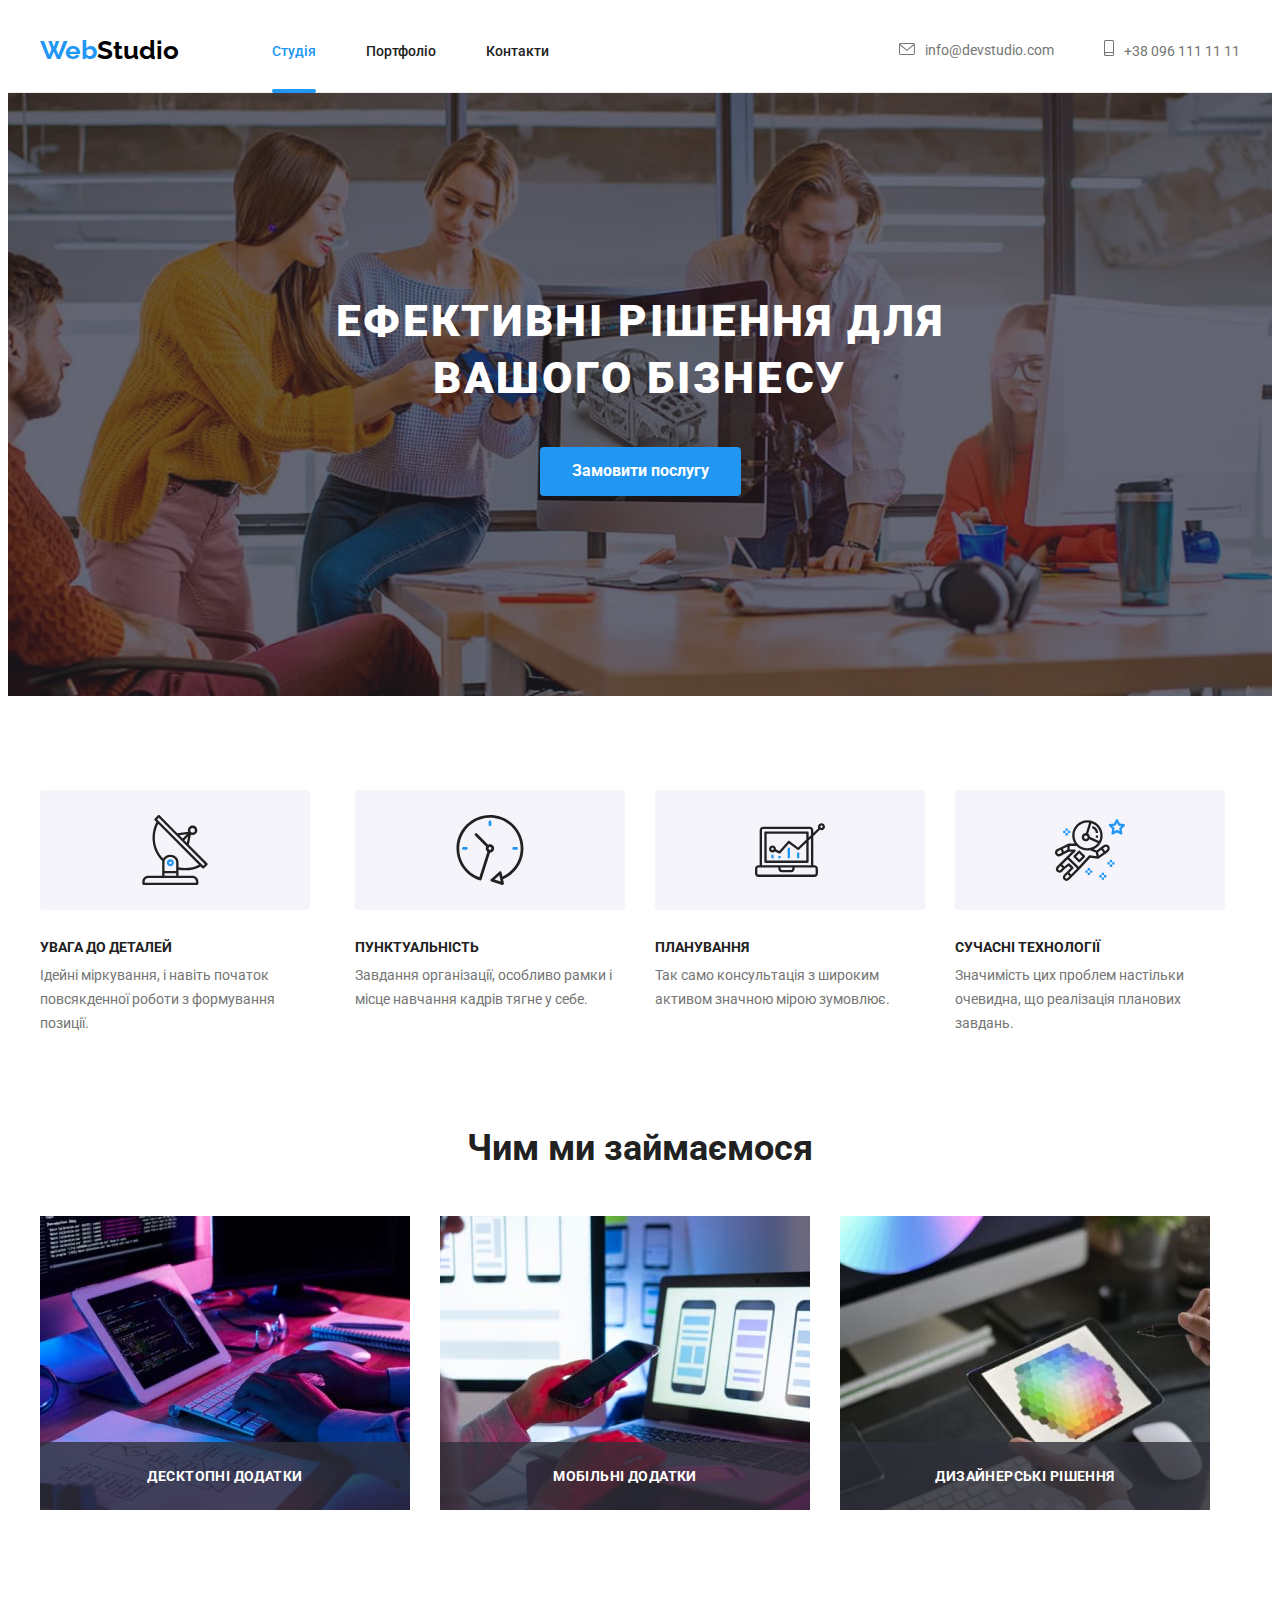
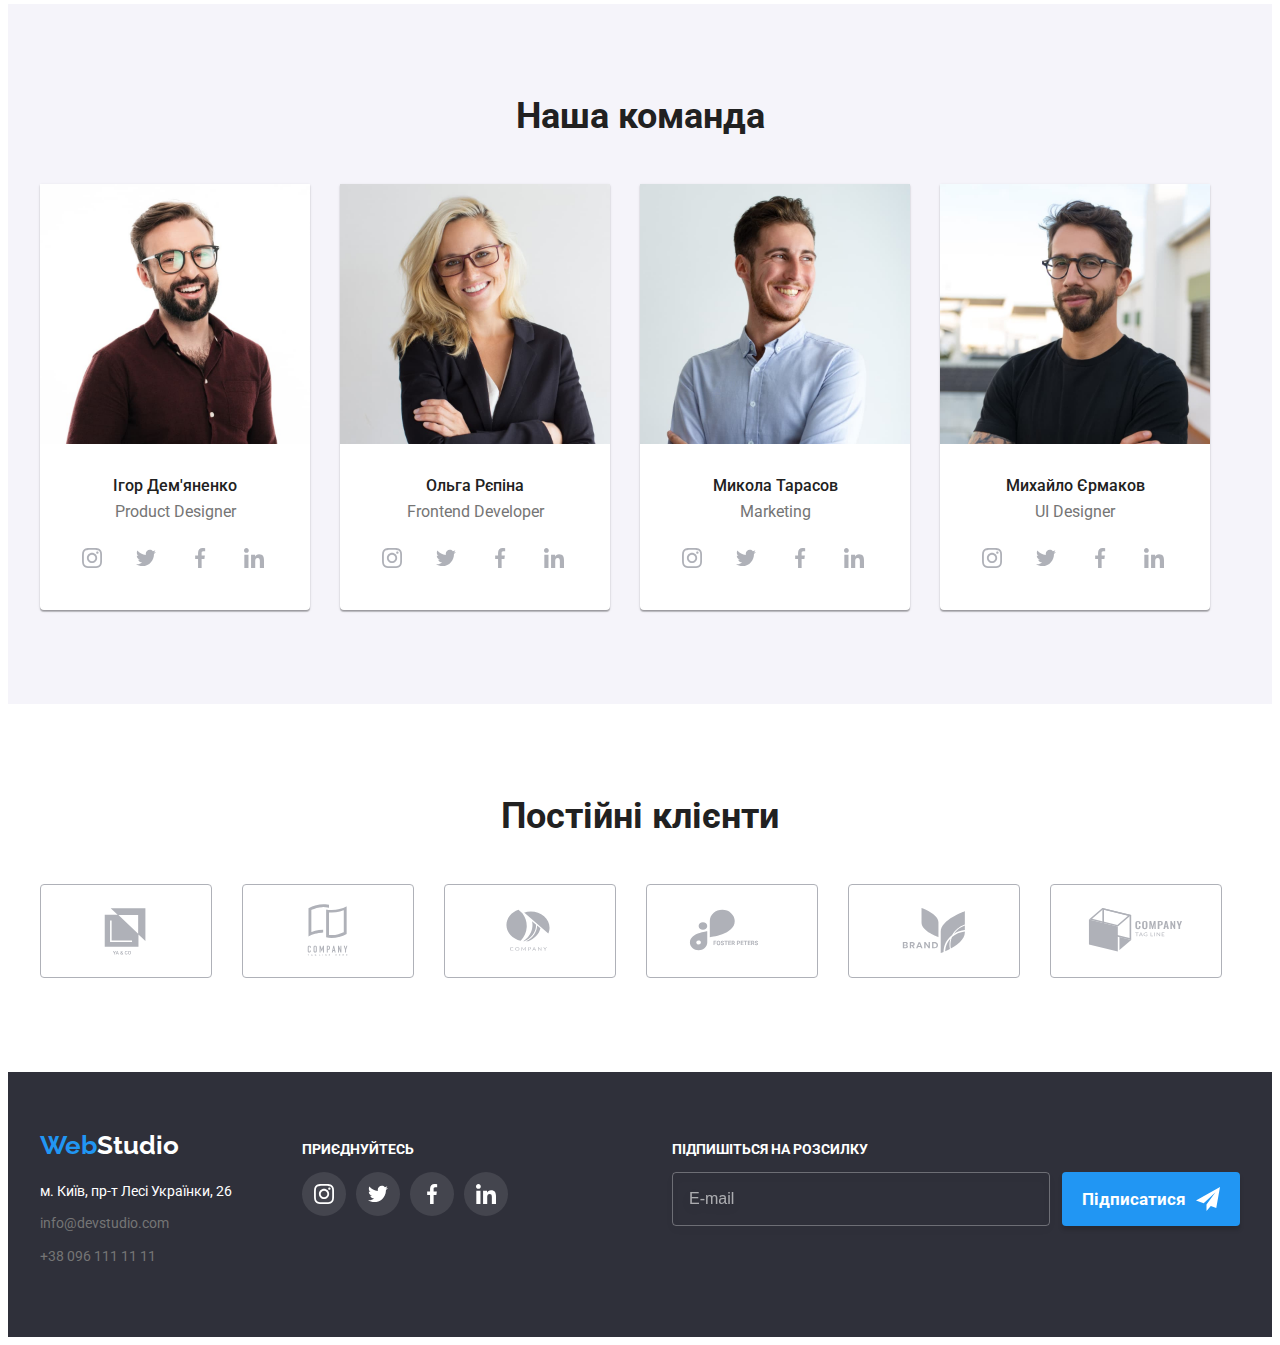
<file: index.html>
<!DOCTYPE html>
<html lang="uk">
<head>
    <meta charset="UTF-8">
    <meta http-equiv="X-UA-Compatible" content="IE=edge">
    <meta name="viewport" content="width=device-width, initial-scale=1.0">
    <title>Document</title>
    <link rel="stylesheet" href="https://cdnjs.cloudflare.com/ajax/libs/modern-normalize/1.1.0/modern-normalize.min.css" integrity="sha512-wpPYUAdjBVSE4KJnH1VR1HeZfpl1ub8YT/NKx4PuQ5NmX2tKuGu6U/JRp5y+Y8XG2tV+wKQpNHVUX03MfMFn9Q==" crossorigin="anonymous" referrerpolicy="no-referrer" >
    
    <link rel="stylesheet" href="./css/main.min.css" >
    <link rel="preconnect" href="https://fonts.googleapis.com">
<link rel="preconnect" href="https://fonts.gstatic.com" crossorigin>
<link href="https://fonts.googleapis.com/css2?family=Raleway:wght@700&family=Roboto:wght@400;500;700;900&display=swap" rel="stylesheet">
</head>
<body>
   
          
    <header class="header">
        <div class="container header__contanier">
            <a href="index.html" class="logo logo--header"><span class="log">Web</span>Studio</a>

                <nav class="navigation">
                    <ul class="navigation__list">
                        <li class="navigation__item"> <a href="index.html" class="link navigation__link current ">Студія</a>  </li>
                        <li class="navigation__item">  <a href="portfolio.html" class="link navigation__link">Портфоліо</a>  </li>
                        <li class="navigation__item"> <a href="" class="link navigation__link">Контакти</a>  </li>
                    </ul>
                </nav>
                
            <ul class="contact contact--header">
                <li> 
                    <a href="mailto:info@devstudio.com" class="link"> 
                    <svg class="contact__icon" width="16" height="12">
                        <use href="./img/symbol-defs.svg#envelope"></use>
                    </svg>info@devstudio.com</a>
                    </li>
                <li> <a href="+380961111111"  class="link">
                    <svg class="contact__icon smartphone" width="10" height="16">
                        <use href="./img/symbol-defs.svg#smartphone"> </use>
                    </svg>+38 096 111 11 11</a> </li>
            </ul>
        </div>  
    </header>
    
    <main>
    
        <section class="hero">
            <div class="container container--hero">
                <h1 class="hero__maintitle">Ефективні рішення для вашого бізнесу</h1>
                <button type="button"  class="hero__button" data-modal-open>Замовити послугу</button>
            </div>
        </section>

        <section class="feature section" > 
           <div class="container">
                <h2 class="visually-hidden ">info </h2>
                    <ul class="feature__list">
                        <li>
                            <div class="feature__container">
                                <svg class="feature__icon" width="70" height="70">
                                    <use href="./img/symbol-defs.svg#antenna"></use>
                                </svg>
                            </div>
                            <h3 class="feature__text">УВАГА ДО ДЕТАЛЕЙ</h3>
                            <p class="feature__discription">Ідейні міркування, і навіть початок повсякденної роботи з формування позиції.</p>
                        </li>
                        <li>
                            <div class="feature__container">
                                <svg class="feature__icon" width="70" height="70">
                                    <use href="./img/symbol-defs.svg#clock"></use>
                                </svg>
                            </div>
                            <h3 class="feature__text">ПУНКТУАЛЬНІСТЬ</h3>
                            <p class="feature__discription"> Завдання організації, особливо рамки і місце навчання кадрів тягне у себе.</p>
    
                        </li>
                        <li>
                            <div class="feature__container">
                                <svg class="feature__icon" width="70" height="70">
                                    <use href="./img/symbol-defs.svg#diagram"></use>
                                </svg>
                            </div>
                            <h3 class="feature__text">ПЛАНУВАННЯ</h3>
                            <p class="feature__discription">Так само консультація з широким активом значною мірою зумовлює.</p>
    
                        </li>
                        <li>
                            <div class="feature__container">
                                <svg class="feature__icon" width="70" height="70">
                                    <use href="./img/symbol-defs.svg#astronaut"></use>
                                </svg>
                            </div>
                            <h3 class="feature__text">СУЧАСНІ ТЕХНОЛОГІЇ</h3>
                            <p class="feature__discription">Значимість цих проблем настільки очевидна, що реалізація планових завдань.</p>                        
                        </li>
                </ul>
           </div>
        </section>


        <section class="section activitis" >
             <div class="container">
                    <h2 class="activitis__title">Чим ми займаємося</h2>
                <ul class="activitis__photos">
                    <li class="activitis__item"> <img src="./img/img1.jpg" alt="code Icon" class="act" width='370' height="294">
                        <p class="activitis__item-text">Десктопні додатки</p>
                    </li>
                    <li class="activitis__item"><img src="./img/img2.jpg" alt="code Icon" class="act" width='370' height="294">
                        <p class="activitis__item-text">Мобільні додатки</p>
                    </li>
                    <li class="activitis__item"><img src="./img/img3.jpg" alt="code Icon" class="act" width='370' height="294">
                        <p class="activitis__item-text">Дизайнерські рішення</p>
                    </li>
                </ul>
             </div>
        </section>


        <section class="section team">           
            <div class="container">
                 <h2 class="team__title">Наша команда</h2>
                <ul class="team__list">
                    <li class="member"> <img src="./img/img01.jpg" alt="worker1" width="270" height="260">
                        <div class="team__member">
                            <h3 class="member__name">Ігор Дем'яненко</h3>
                            <p lang="en" class="member__job">Product Designer</p>
                            <ul class="member__soc-list">
                                <li class="member__soc-item">
                                    <a class="member__soc-link">
                                        <svg class="member__soc-icon" width="20" height="20">
                                            <use href="./img/symbol-defs.svg#instagram"></use>
                                        </svg>
                                    </a>
                                </li>
                                <li class="member__soc-item">
                                    <a class="member__soc-link">
                                        <svg class="member__soc-icon" width="20" height="20">
                                             <use href="./img/symbol-defs.svg#twitter"></use>
                                        </svg>
                                    </a>
                                </li>
                                <li class="member__soc-item">
                                    <a class="member__soc-link">
                                        <svg class="member__soc-icon" width="20" height="20">
                                            <use href="./img/symbol-defs.svg#facebook"></use>
                                        </svg>
                                    </a>
                                </li>
                                <li class="member__soc-item">
                                    <a class="member__soc-link">
                                        <svg class="member__soc-icon" width="20" height="20">
                                            <use href="./img/symbol-defs.svg#linkedin"></use>
                                        </svg>
                                    </a>
                                </li>
                            </ul>
                        </div>
                    </li>
                    <li class="member"><img src="./img/img02.jpg" alt="worker2" width="270" height="260" >
                        <div class="team__member">
                            <h3 class="member__name">Ольга Рєпіна</h3>
                            <p lang="en" class="member__job">Frontend Developer</p>
                            <ul class="member__soc-list">
                                <li class="member__soc-item">
                                    <a class="member__soc-link">
                                        <svg class="member__soc-icon" width="20" height="20">
                                            <use href="./img/symbol-defs.svg#instagram"></use>
                                        </svg>
                                    </a>
                                </li>
                                <li class="member__soc-item">
                                    <a class="member__soc-link">
                                        <svg class="member__soc-icon" width="20" height="20">
                                             <use href="./img/symbol-defs.svg#twitter"></use>
                                        </svg>
                                    </a>
                                </li>
                                <li class="member__soc-item">
                                    <a class="member__soc-link">
                                        <svg class="member__soc-icon" width="20" height="20">
                                            <use href="./img/symbol-defs.svg#facebook"></use>
                                        </svg>
                                    </a>
                                </li>
                                <li class="member__soc-item">
                                    <a class="member__soc-link">
                                        <svg class="member__soc-icon" width="20" height="20">
                                            <use href="./img/symbol-defs.svg#linkedin"></use>
                                        </svg>
                                    </a>
                                </li>
                            </ul>
                        </div>
                    </li>
                    <li class="member"><img src="./img/img03.jpg" alt="worker3" width="270" height="260">
                       <div class="team__member">
                            <h3 class="member__name">Микола Тарасов</h3>
                            <p lang="en" class="member__job">Marketing</p>
                            <ul class="member__soc-list">
                                <li class="member__soc-item">
                                    <a class="member__soc-link">
                                        <svg class="member__soc-icon" width="20" height="20">
                                            <use href="./img/symbol-defs.svg#instagram"></use>
                                        </svg>
                                    </a>
                                </li>
                                <li class="member__soc-item">
                                    <a class="member__soc-link">
                                        <svg class="member__soc-icon" width="20" height="20">
                                             <use href="./img/symbol-defs.svg#twitter"></use>
                                        </svg>
                                    </a>
                                </li>
                                <li class="member__soc-item">
                                    <a class="member__soc-link">
                                        <svg class="member__soc-icon" width="20" height="20">
                                            <use href="./img/symbol-defs.svg#facebook"></use>
                                        </svg>
                                    </a>
                                </li>
                                <li class="member__soc-item">
                                    <a class="member__soc-link">
                                        <svg class="member__soc-icon" width="20" height="20">
                                            <use href="./img/symbol-defs.svg#linkedin"></use>
                                        </svg>
                                    </a>
                                </li>
                            </ul>
                       </div>
                    </li>
                    <li class="member"><img src="./img/img04.jpg" alt="worker4" width="270" height="260">
                        <div class="team__member">
                            <h3 class="member__name">Михайло Єрмаков</h3>
                            <p lang="en" class="member__job">UI Designer</p>
                            <ul class="member__soc-list">
                                <li class="member__soc-item">
                                    <a class="member__soc-link">
                                        <svg class="member__soc-icon" width="20" height="20">
                                            <use href="./img/symbol-defs.svg#instagram"></use>
                                        </svg>
                                    </a>
                                </li>
                                <li class="member__soc-item">
                                    <a class="member__soc-link">
                                        <svg class="member__soc-icon" width="20" height="20">
                                             <use href="./img/symbol-defs.svg#twitter"></use>
                                        </svg>
                                    </a>
                                </li>
                                <li class="member__soc-item">
                                    <a class="member__soc-link">
                                        <svg class="member__soc-icon" width="20" height="20">
                                            <use href="./img/symbol-defs.svg#facebook"></use>
                                        </svg>
                                    </a>
                                </li>
                                <li class="member__soc-item">
                                    <a class="member__soc-link">
                                        <svg class="member__soc-icon" width="20" height="20">
                                            <use href="./img/symbol-defs.svg#linkedin"></use>
                                        </svg>
                                    </a>
                                </li>
                            </ul>
                        </div>
                    </li>
                </ul>
            </div>
        </section>

        <section class="section clients">
            
            <div class="container">
                <h2 class="clients__title">Постійні клієнти</h2>
                <ul class="clients__list">
                    <li class="client">
                        <a href="" class="client__link">
                            <svg class="client__icon" width="106" height="60">
                                <use href="./img/symbol-defs.svg#Logo"></use>
                            </svg>
                        </a>
                    </li>
                    <li class="client">
                        <a href="" class="client__link">
                            <svg class="client__icon" width="106" height="60">
                                <use href="./img/symbol-defs.svg#Logo-1"></use>
                            </svg>
                        </a>
                    </li>
                    <li class="client">
                        <a href="" class="client__link" >
                            <svg class="client__icon" width="106" height="60">
                                <use href="./img/symbol-defs.svg#Logo-2"></use>
                            </svg>
                        </a>
                    </li>
                    <li class="client">
                        <a href="" class="client__link" >
                            <svg class="client__icon" width="106" height="60">
                                <use href="./img/symbol-defs.svg#Logo-3"></use>
                            </svg>
                        </a>
                    </li>
                    <li class="client">
                        <a href="" class="client__link" >
                            <svg class="client__icon" width="106" height="60">
                                <use href="./img/symbol-defs.svg#Logo-4"></use>
                            </svg>
                        </a>
                    </li>
                    <li class="client">
                        <a href="" class="client__link" >
                            <svg class="client__icon" width="106" height="60">
                                <use href="./img/symbol-defs.svg#Logo-5"></use>
                            </svg>
                        </a>
                    </li>
                </ul>
            </div>
        </section>
    </main>

    <footer class="footer">
       <div class="container container--footer"> 
            <div>
                <a href="index.html" class="logo logo--footer"><span class="log">Web</span>Studio</a>
                <address>
                    <ul class="contact contact--fotter">
                        <li> <a href="https://goo.gl/maps/DgeYsxFwgheYAi4k9" class="adress" >м. Київ, пр-т Лесі Українки, 26</a> </li>
                        <li> <a href="mailto:info@devstudio.com" class="link">info@devstudio.com</a> </li>
                        <li> <a href="+380961111111" class="link">+38 096 111 11 11</a> </li>
                    </ul>
        
                </address>
            </div>

            <div>
                <h2 class="footer__title">Приєднуйтесь</h2>
                <ul class="footer__soc-list">
                        <li class="footer__soc-item">
                            <a class="footer__soc-link">
                                <svg class="footer__soc-icon" width="20" height="20">
                                    <use href="./img/symbol-defs.svg#instagram"></use>
                                </svg>
                            </a>
                        </li>
                        <li class="footer__soc-item">
                            <a class="footer__soc-link">
                                <svg class="footer__soc-icon" width="20" height="20">
                                    <use href="./img/symbol-defs.svg#twitter"></use>
                                </svg>
                            </a>
                        </li>
                        <li class="footer__soc-item">
                            <a class="footer__soc-link">
                                <svg class="footer__soc-icon" width="20" height="20">
                                    <use href="./img/symbol-defs.svg#facebook"></use>
                                </svg>
                            </a>
                        </li>
                        <li class="footer__soc-item">
                            <a class="footer__soc-link">
                                <svg class="footer__soc-icon" width="20" height="20">
                                    <use href="./img/symbol-defs.svg#linkedin"></use>
                                </svg>
                            </a>
                        </li>
                </ul>
            </div>
            <form class="footer__send">
                <h2 class="footer__title">Підпишіться на розсилку</h2>

                <div class="footer__flex">
                    <label>
                        <input type="email" name="email" class="footer__flex-input" required placeholder="E-mail"/>
                    </label>
                    <button type="submit" class="footer__flex-submit"> <span class="button-text">Підписатися</span>
                        <svg class="footer__flex-submit-svg" width="24" height="24">
                            <use href="./img/symbol-defs.svg#icon-send"></use>
                        </svg>
                    </button>
                </div>

            </form>
        </div>
    </footer>




    <div class="backdrop is-hidden" data-modal>
        <div class="modal">
            <h2  class="modal__title">Залиште свої дані, ми вам передзвонимо</h2>
            <button type="button"  class="modal__btn" data-modal-close>
                <svg class="close-button" width="18" height="18">
                    <use href="./img/symbol-defs.svg#close"></use>
                </svg>
            </button>

                <form >                
                    <label class="modal__item">
                        <span class="modal__label-text">І'мя</span>                    
                        <span class="modal__span">
                            <input type="text" name="username" class="modal__input modal-accent" required/>
                            <svg class="modal__icon" width="12" height="12">
                                <use href="./img/symbol-defs.svg#human"></use>
                            </svg>
                        </span>                    
                    </label>

                    <label class="modal__item">
                        <span class="modal__label-text">Телефон </span> 
                        <span class="modal__span">
                                <input type="tel" name="phone" class="modal__input modal-accent" required >
                                <svg class="modal__icon" width="13" height="13">
                                    <use href="./img/symbol-defs.svg#tel-modal"></use>
                                </svg>
                        </span>
                    </label>

                    <label class="modal__item">
                        <span class="modal__label-text">Пошта </span>                  
                        <span class="modal__span">
                            <input type="email" name="email" class="modal__input modal-accent" required >
                            <svg class="modal__icon" width="15" height="12">
                                <use href="./img/symbol-defs.svg#mail-modal"></use>
                            </svg>
                        </span>
                    </label>
                  
                    <label class="modal__item  ">
                        <span class="modal__label-text"> Коментар</span>                    
                        <textarea name="feedback"  placeholder="Введіть текст" class="modal__feedback modal-accent"></textarea>
                    </label>

                  <div class="modal__check-container">
                      <input type="checkbox" name="privacy" id="privacy"  class="modal__checkbox visually-hidden " value="true" required > 
                      <label class="modal__check-item" for="privacy" >                
                        <span class="check-span">
                            <svg class="check-icon"  width="16" height="15">
                                <use href="./img/symbol-defs.svg#checked"></use>
                            </svg>
                        </span>
                        <span>Погоджуюся з розсилкою та приймаю <a class="contract">Умови договору</a> </span>
                      </label>
                  </div>

                  <button type="submit" class="modal__send">Відправити</button>
            </form>
        </div>
     </div>
     <script src="./js/modal.js"></script>
</body>
</html>
</file>
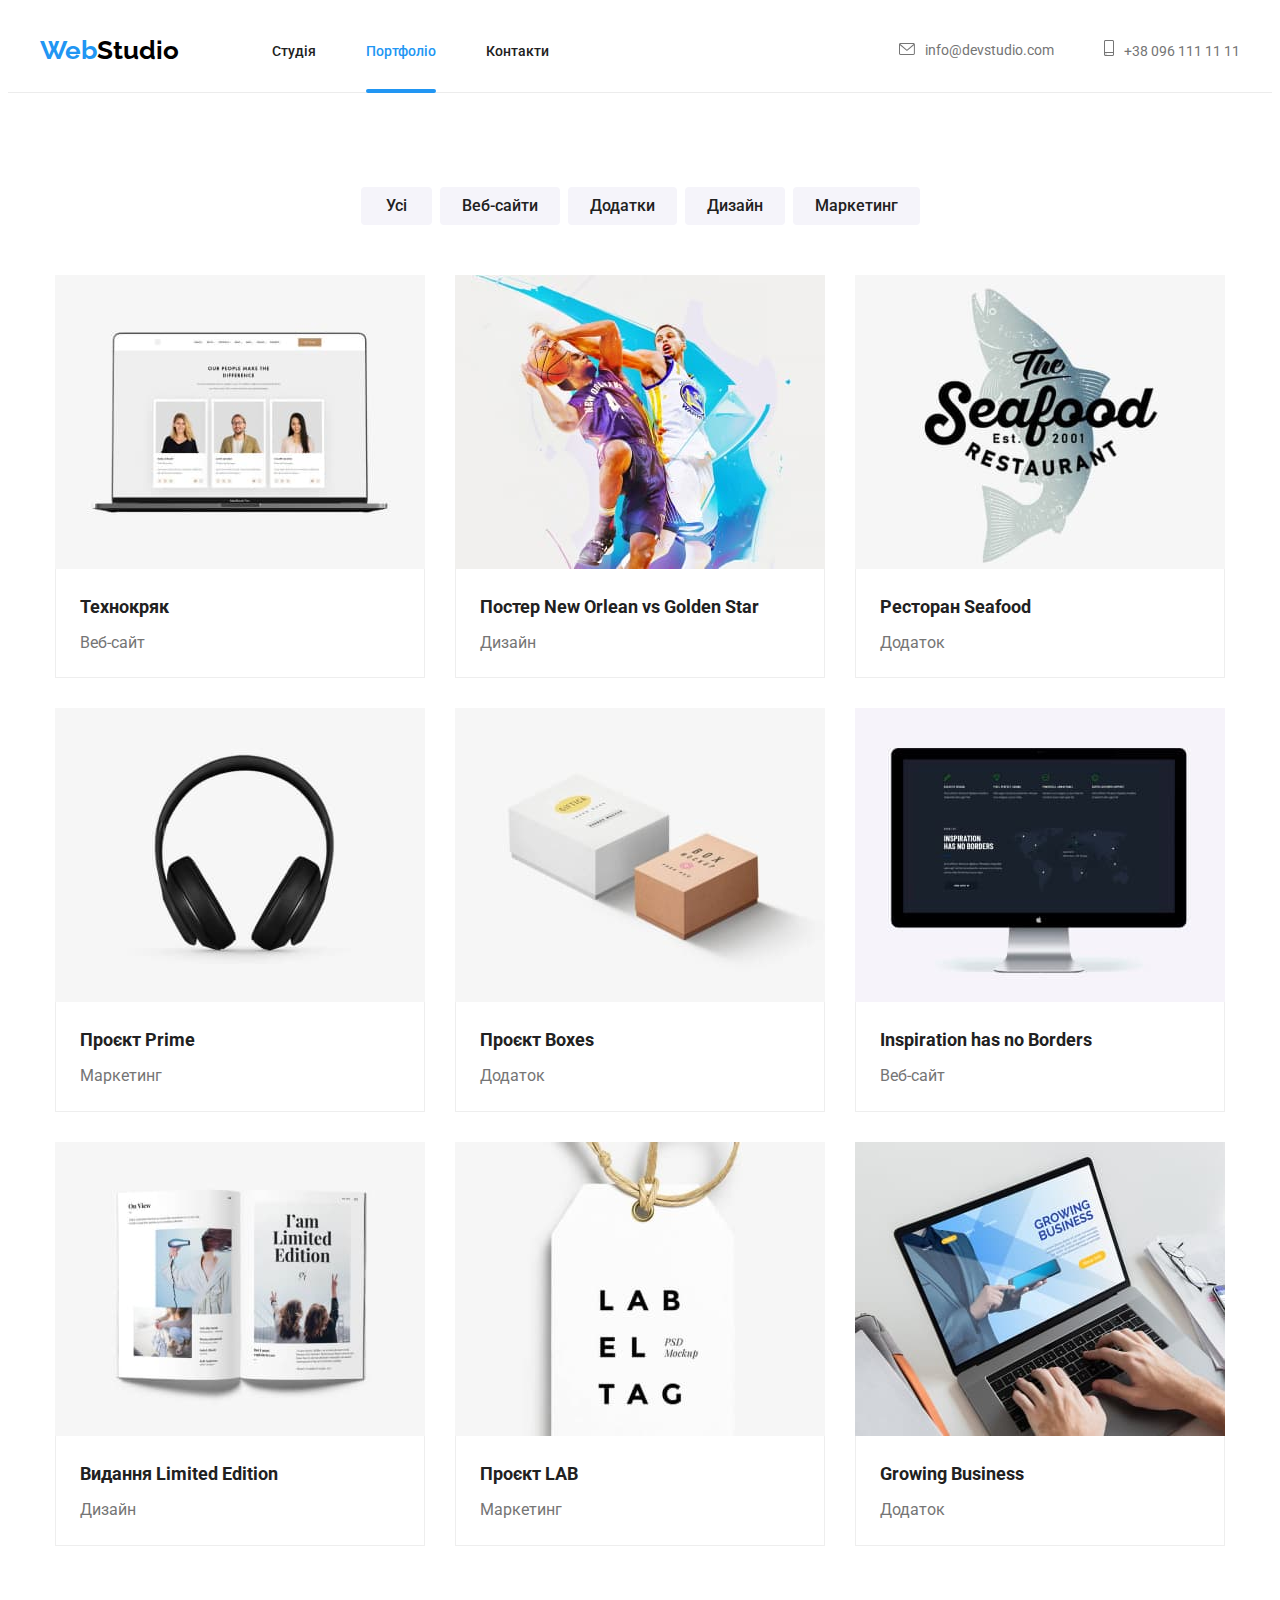
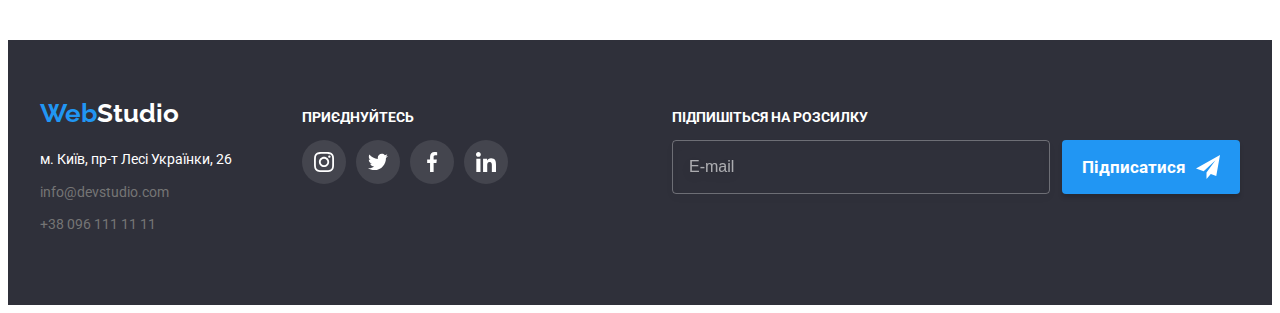
<file: portfolio.html>
<!DOCTYPE html>
<html lang="uk">
<head>
    <meta charset="UTF-8">
    <meta http-equiv="X-UA-Compatible" content="IE=edge">
    <meta name="viewport" content="width=device-width, initial-scale=1.0">
    <title>Document</title>
    <link rel="stylesheet" href="https://cdnjs.cloudflare.com/ajax/libs/modern-normalize/1.1.0/modern-normalize.min.css" integrity="sha512-wpPYUAdjBVSE4KJnH1VR1HeZfpl1ub8YT/NKx4PuQ5NmX2tKuGu6U/JRp5y+Y8XG2tV+wKQpNHVUX03MfMFn9Q==" crossorigin="anonymous" referrerpolicy="no-referrer" >
    
    <link rel="stylesheet" href="./css/main.css" >
    <link rel="preconnect" href="https://fonts.googleapis.com">
<link rel="preconnect" href="https://fonts.gstatic.com" crossorigin>
<link href="https://fonts.googleapis.com/css2?family=Raleway:wght@700&family=Roboto:wght@400;500;700;900&display=swap" rel="stylesheet">


</head>
<body>
         
    <header class="header">
        <div class="container header__contanier">
            <a href="index.html" class="logo logo--header"><span class="log">Web</span>Studio</a>

                <nav class="navigation">
                    <ul class="navigation__list">
                        <li class="navigation__item"> <a href="index.html" class="link navigation__link  ">Студія</a>  </li>
                        <li class="navigation__item">  <a href="portfolio.html" class="link navigation__link current">Портфоліо</a>  </li>
                        <li class="navigation__item"> <a href="" class="link navigation__link">Контакти</a>  </li>
                    </ul>
                </nav>
                
            <ul class="contact contact--header">
                <li> 
                    <a href="mailto:info@devstudio.com" class="link"> 
                    <svg class="contact__icon" width="16" height="12">
                        <use href="./img/symbol-defs.svg#envelope"></use>
                    </svg>info@devstudio.com</a>
                    </li>
                <li> <a href="+380961111111"  class="link">
                    <svg class="contact__icon smartphone" width="10" height="16">
                        <use href="./img/symbol-defs.svg#smartphone"> </use>
                    </svg>+38 096 111 11 11</a> </li>
            </ul>
        </div>  
    </header>
    
    <main>
        <section class="section">
            <div class="container portfolio">
                
                <h1 class="visually-hidden ">portfolio</h1>
                <ul class="portfolio__navi">
                    <li class="button-list"> <button type="button" class="portfolio__navi-button first-child">Усі</button> </li>
                    <li class="button-list"> <button type="button" class="portfolio__navi-button" >Веб-сайти</button>  </li>
                    <li class="button-list"> <button type="button" class="portfolio__navi-button">Додатки</button></li>
                    <li class="button-list"> <button type="button" class="portfolio__navi-button">Дизайн</button></li>
                    <li class="button-list"> <button type="button" class="portfolio__navi-button">Маркетинг</button></li>
                </ul>
            
                <ul class="our-projects">
                    <li class="project"> 
                        <div class="project-img-info">
                            <img src="./img/portfimg1.jpg" alt="project1" width="370" height="294">
                            <p class="img-info">Ресурс пропонує комплексні пропозиції з різним рівнем функціоналу та сервісів.  Все це дозволить відвідувачу отримати вичерпні відомості про компанію чи приватну особу</p>
                        </div>                        
                        <div class="project-info">
                            <h2 class="project-title">Технокряк</h2>
                            <p  class="project-text">Веб-сайт</p>
                        </div>
                    </li>
    
                    <li class="project">
                       <div class="project-img-info">
                            <img src="./img/portfimg2.jpg" alt="project2" width="370" height="294">
                            <p class="img-info"> Ресурс пропонує комплексні пропозиції з різним рівнем функціоналу та сервісів. Все це дозволить відвідувачу отримати вичерпні відомості про компанію чи приватну особу </p>
                       </div>
                        <div class="project-info">
                            <h2 class="project-title">Постер New Orlean vs Golden Star</h2>
                            <p  class="project-text">Дизайн</p>
                        </div>
                    </li>
    
                    <li class="project">

                        <div class="project-img-info">
                            <img src="./img/portfimg3.jpg" alt="project3" width="370" height="294">
                            <p class="img-info">Ресурс пропонує комплексні пропозиції з різним рівнем функціоналу та сервісів. Все це дозволить відвідувачу отримати вичерпні відомості про компанію чи приватну особу</p>
                        </div>
                      <div class="project-info">
                            <h2 class="project-title">Ресторан Seafood</h2>
                            <p class="project-text">Додаток</p>
                      </div>
                    </li>
    
                    <li class="project">

                        <div class="project-img-info">
                            <img src="./img/portfimg4.jpg" alt="project4" width="370" height="294">
                            <p class="img-info"> Ресурс пропонує комплексні пропозиції з різним рівнем функціоналу та сервісів. Все це дозволить відвідувачу отримати вичерпні відомості про компанію чи приватну особу </p>
                        </div>


                        <div class="project-info">
                            <h2 class="project-title">Проєкт Prime</h2>
                            <p  class="project-text">Маркетинг</p>
                        </div>
                    </li>
    
                    <li class="project">
                        <div class="project-img-info">
                            <img src="./img/portfimg5.jpg" alt="project5" width="370" height="294">
                            <p class="img-info">Ресурс пропонує комплексні пропозиції з різним рівнем функціоналу та сервісів. Все це дозволить відвідувачу отримати вичерпні відомості про компанію чи приватну особу</p>
                        </div>
                        
                        <div class="project-info">
                            <h2 class="project-title">Проєкт Boxes</h2>
                            <p  class="project-text">Додаток</p>
                        </div>
                    </li>
    
                    <li class="project">
                        <div class="project-img-info">
                            <img src="./img/portfimg6.jpg" alt="project6" width="370" height="294">
                            <p class="img-info">Ресурс пропонує комплексні пропозиції з різним рівнем функціоналу та сервісів. Все це дозволить відвідувачу отримати вичерпні відомості про компанію чи приватну особу</p>
                        </div>

                        
                        <div class="project-info">
                            <h2 class="project-title">Inspiration has no Borders</h2>
                            <p  class="project-text">Веб-сайт</p>
                        </div>
                    </li>
    
                    <li class="project">
                        <div class="project-img-info">
                            <img src="./img/portfimg7.jpg" alt="project7" width="370" height="294">
                            <p class="img-info">Ресурс пропонує комплексні пропозиції з різним рівнем функціоналу та сервісів. Все це дозволить відвідувачу отримати вичерпні відомості про компанію чи приватну особу</p>
                        </div>
                        
                       <div class="project-info">
                            <h2 class="project-title">Видання Limited Edition</h2>
                            <p  class="project-text">Дизайн</p>
                       </div>
                    </li>
    
                    <li class="project">
                        <div class="project-img-info">
                            <img src="./img/portfimg8.jpg" alt="project8" width="370" height="294">
                            <p class="img-info">Ресурс пропонує комплексні пропозиції з різним рівнем функціоналу та сервісів. Все це дозволить відвідувачу отримати вичерпні відомості про компанію чи приватну особу</p>
                        </div>
                        
                        <div class="project-info">
                            <h2 class="project-title">Проєкт LAB</h2>
                            <p  class="project-text">Маркетинг</p>
                        </div>
                    </li>
    
                    <li class="project">
                        <div class="project-img-info">
                           <img src="./img/portfimg9.jpg" alt="project9" width="370" height="294">
                            <p class="img-info">Ресурс пропонує комплексні пропозиції з різним рівнем функціоналу та сервісів. Все це дозволить відвідувачу отримати вичерпні відомості про компанію чи приватну особу</p>
                        </div>
                        
                        <div class="project-info">
                            <h2 class="project-title">Growing Business</h2>
                            <p  class="project-text">Додаток</p>
                        </div>
                    </li>
    
            </ul>
            </div>
    </section>

    </main>

    <footer class="footer">
        <div class="container container--footer"> 
             <div>
                 <a href="index.html" class="logo logo--footer"><span class="log">Web</span>Studio</a>
                 <address>
                     <ul class="contact contact--fotter">
                         <li> <a href="https://goo.gl/maps/DgeYsxFwgheYAi4k9" class="adress" >м. Київ, пр-т Лесі Українки, 26</a> </li>
                         <li> <a href="mailto:info@devstudio.com" class="link">info@devstudio.com</a> </li>
                         <li> <a href="+380961111111" class="link">+38 096 111 11 11</a> </li>
                     </ul>
         
                 </address>
             </div>
 
             <div>
                 <h2 class="footer__title">Приєднуйтесь</h2>
                 <ul class="footer__soc-list">
                         <li class="footer__soc-item">
                             <a class="footer__soc-link">
                                 <svg class="footer__soc-icon" width="20" height="20">
                                     <use href="./img/symbol-defs.svg#instagram"></use>
                                 </svg>
                             </a>
                         </li>
                         <li class="footer__soc-item">
                             <a class="footer__soc-link">
                                 <svg class="footer__soc-icon" width="20" height="20">
                                     <use href="./img/symbol-defs.svg#twitter"></use>
                                 </svg>
                             </a>
                         </li>
                         <li class="footer__soc-item">
                             <a class="footer__soc-link">
                                 <svg class="footer__soc-icon" width="20" height="20">
                                     <use href="./img/symbol-defs.svg#facebook"></use>
                                 </svg>
                             </a>
                         </li>
                         <li class="footer__soc-item">
                             <a class="footer__soc-link">
                                 <svg class="footer__soc-icon" width="20" height="20">
                                     <use href="./img/symbol-defs.svg#linkedin"></use>
                                 </svg>
                             </a>
                         </li>
                 </ul>
             </div>
             <form class="footer__send">
                 <h2 class="footer__title">Підпишіться на розсилку</h2>
 
                 <div class="footer__flex">
                     <label>
                         <input type="email" name="email" class="footer__flex-input" required placeholder="E-mail"/>
                     </label>
                     <button type="submit" class="footer__flex-submit"> <span class="button-text">Підписатися</span>
                         <svg class="footer__flex-submit-svg" width="24" height="24">
                             <use href="./img/symbol-defs.svg#icon-send"></use>
                         </svg>
                     </button>
                 </div>
 
             </form>
         </div>
     </footer>
 
 

</body>
</html>
</file>
<file: css/main.css>
:root {
  --primary-text-color:#212121;
  --accent-color: #2196F3;
  --text-color: #757575;
}

p, h1, h2, h3, h4, h5, h6 {
  margin: 0;
}

ul, ol {
  margin: 0;
  padding-left: 0;
}

button {
  font-family: "Roboto";
  cursor: pointer;
}

li {
  list-style-type: none;
}

a {
  color: var(--primary-text-color);
  text-decoration: none;
  font-style: normal;
}

.visually-hidden {
  position: absolute;
  white-space: nowrap;
  width: 1px;
  height: 1px;
  overflow: hidden;
  border: 0;
  padding: 0;
  clip: rect(0 0 0 0);
  -webkit-clip-path: inset(50%);
          clip-path: inset(50%);
  margin: -1px;
}

body {
  color: var(--primary-text-color);
  font-family: "Roboto", sans-serif;
}

.section {
  padding-top: 94px;
  padding-bottom: 94px;
}

.container {
  width: 1200px;
  padding-left: 15px;
  padding-right: 15px;
  margin: 0 auto;
}

header {
  border-bottom: 1px solid #ECECEC;
  font-family: "Roboto", sans-serif;
}

.header__contanier {
  display: flex;
  align-items: center;
}

.logo--header {
  margin-right: 93px;
  color: #000000;
}

.logo {
  font-family: "Raleway";
  font-weight: 700;
  font-size: 26px;
  line-height: 100%;
}

.log {
  color: #2196F3;
}

.navigation__list {
  display: flex;
  gap: 50px;
}

.navigation__link {
  font-size: 14px;
  color: var(--primary-text-color);
  line-height: 100%;
  font-weight: 500;
  padding: 32px 0;
  transition: color 250ms cubic-bezier(0.4, 0, 0.2, 1);
  position: relative;
}
.navigation__link:hover {
  color: var(--accent-color);
}
.navigation__link:focus {
  color: var(--accent-color);
}

.navigation__item {
  display: block;
}

.navigation .link.current {
  color: var(--accent-color);
}
.navigation .link.current::after {
  width: 100%;
  content: "";
  display: block;
  position: absolute;
  left: 0;
  bottom: -2px;
  width: 100%;
  border-radius: 2px;
  height: 4px;
  background-color: var(--accent-color);
}

.contact--header {
  padding: 32px 0;
  display: flex;
  margin-left: auto;
  gap: 50px;
}

.contact__icon {
  fill: currentColor;
  margin-right: 10px;
}

.contact--header .link {
  color: var(--text-color);
  font-size: 14px;
  padding: 32px 0;
  transition: color 250ms cubic-bezier(0.4, 0, 0.2, 1);
}
.contact--header .link:hover {
  color: var(--accent-color);
}
.contact--header .link:focus {
  color: var(--accent-color);
}

.footer {
  padding-top: 60px;
  padding-bottom: 60px;
  background: #2F303A;
  line-height: 146%;
}

.adress {
  color: #FFFFFF;
}

.container--footer {
  display: flex;
  gap: 70px;
}

.contact--fotter {
  margin-top: 20px;
}

.logo {
  font-family: "Raleway";
  font-weight: 700;
  font-size: 26px;
  line-height: 100%;
}

.logo--footer {
  color: #FFFFFF;
}

.contact--fotter li {
  margin-bottom: 9px;
  font-size: 14px;
  font-weight: 400;
}

.contact .link {
  color: var(--text-color);
  transition: color 250ms cubic-bezier(0.4, 0, 0.2, 1);
}
.contact .link:hover {
  color: var(--accent-color);
}
.contact .link:focus {
  color: var(--accent-color);
}

.footer__soc-list {
  display: flex;
  gap: 10px;
}

.footer__soc-link {
  display: flex;
  width: 44px;
  height: 44px;
  background: rgba(255, 255, 255, 0.1);
  color: #FFFFFF;
  border-radius: 50%;
  justify-content: center;
  align-items: center;
  transition: background 250ms cubic-bezier(0.4, 0, 0.2, 1);
}
.footer__soc-link:hover {
  background: #2196F3;
}
.footer__soc-link:focus {
  background: #2196F3;
}

.footer__soc-icon {
  fill: currentColor;
}

.footer__title {
  text-transform: uppercase;
  font-weight: 700;
  font-size: 14px;
  line-height: 100%;
  color: #FFFFFF;
  margin-bottom: 16px;
  margin-top: 10px;
}

.footer__send {
  margin-left: auto;
}

.footer__flex-input {
  width: 358px;
  height: 50px;
  padding-left: 16px;
  border: 1px solid rgba(255, 255, 255, 0.3);
  filter: drop-shadow(0px 4px 4px rgba(0, 0, 0, 0.15));
  border-radius: 4px;
  background-color: transparent;
  color: rgba(255, 255, 255, 0.8);
  font-weight: 400;
  font-size: 16px;
}
.footer__flex-input::-moz-placeholder {
  color: rgba(255, 255, 255, 0.6);
  font-weight: 400;
  font-size: 16px;
}
.footer__flex-input:-ms-input-placeholder {
  color: rgba(255, 255, 255, 0.6);
  font-weight: 400;
  font-size: 16px;
}
.footer__flex-input::placeholder {
  color: rgba(255, 255, 255, 0.6);
  font-weight: 400;
  font-size: 16px;
}

.footer__flex-submit {
  border: transparent;
  background: #2196F3;
  box-shadow: 0px 4px 4px rgba(0, 0, 0, 0.15);
  border-radius: 4px;
  padding: 10px 20px;
  display: flex;
  justify-content: center;
  align-items: center;
  gap: 10px;
}
.footer__flex-submit:hover {
  background-color: #188CE8;
}

.button-text {
  font-weight: 700;
  font-size: 17px;
  color: #FFFFFF;
}

.footer__flex-submit-svg {
  fill: #FFFFFF;
}

.footer__flex {
  display: flex;
  gap: 12px;
}

.hero {
  max-width: 1600px;
  text-align: center;
  color: #FFFFFF;
  background-size: cover;
  background-image: linear-gradient(to right, rgba(47, 48, 58, 0.4), rgba(47, 48, 58, 0.4)), url(../img/background.jpg);
  margin-left: auto;
  margin-right: auto;
  background-repeat: no-repeat;
  background-position: center;
}

.hero__button {
  background: #2196F3;
  border-radius: 4px;
  font-size: 16px;
  color: #FFFFFF;
  border: none;
  font-weight: 700;
  cursor: pointer;
  line-height: 1.8;
  padding: 10px 32px;
  margin-top: 40px;
  transition: background-color 250ms cubic-bezier(0.4, 0, 0.2, 1);
}

.container--hero {
  padding: 200px 0;
}

.hero__button:hover {
  background-color: #188CE8;
}

.hero__maintitle {
  font-size: 44px;
  font-weight: 900;
  line-height: 1.3;
  margin: 0 auto;
  max-width: 650px;
  text-transform: uppercase;
  letter-spacing: 0.06em;
}

.feature {
  font-size: 14px;
}

.feature__list {
  display: flex;
  gap: 30px;
}

.feature__container {
  background: #F5F4FA;
  border-radius: 4px;
  width: 270px;
  height: 120px;
  display: flex;
  align-items: center;
  justify-content: center;
}

.feature__text {
  font-weight: 700;
  font-size: 14px;
  color: var(--primary-text-color);
  line-height: 100%;
  margin-bottom: 10px;
  margin-top: 30px;
}

.feature__discription {
  font-weight: 400;
  font-size: 14px;
  color: var(--text-color);
  line-height: 1.7;
}

.act {
  width: 370px;
  height: 294px;
}

.activitis {
  padding-top: 0px;
}

.activitis__title {
  font-weight: 700;
  font-size: 36px;
  color: var(--primary-text-color);
  line-height: 100%;
  text-align: center;
  margin-bottom: 50px;
}

.activitis__photos {
  display: flex;
  gap: 30px;
}

.activitis__photos img {
  display: block;
}

.activitis__item {
  position: relative;
  display: block;
}

.activitis__item-text {
  position: absolute;
  bottom: 0px;
  width: 100%;
  font-weight: 700;
  font-size: 14px;
  line-height: 100%;
  letter-spacing: 0.03em;
  text-transform: uppercase;
  text-align: center;
  padding-top: 27px;
  padding-bottom: 27px;
  color: #FFFFFF;
  display: block;
  background-color: rgba(47, 48, 58, 0.8);
}

.team__title {
  font-weight: 700;
  font-size: 36px;
  text-align: center;
  color: var(--primary-text-color);
  line-height: 100%;
  margin-bottom: 50px;
}

.team {
  background: #F5F4FA;
}

.team__list {
  display: flex;
  gap: 30px;
}

.member {
  background: #FFFFFF;
  box-shadow: 0px 1px 3px rgba(0, 0, 0, 0.12), 0px 1px 1px rgba(0, 0, 0, 0.14), 0px 2px 1px rgba(0, 0, 0, 0.2);
  border-radius: 0px 0px 4px 4px;
  text-align: center;
}

.team__member {
  padding: 30px;
}

.member__job {
  color: #757575;
  font-weight: 400;
  font-size: 16px;
  line-height: 100%;
  margin-top: 10px;
  margin-bottom: 16px;
}

.member__name {
  font-weight: 500;
  font-size: 16px;
  line-height: 100%;
  color: #212121;
}

.member__soc-list {
  display: flex;
  gap: 10px;
}

.member__soc-link {
  display: flex;
  width: 44px;
  height: 44px;
  background: #FFFFFF;
  color: #AFB1B8;
  border-radius: 50%;
  justify-content: center;
  align-items: center;
  transition: background 250ms cubic-bezier(0.4, 0, 0.2, 1), color 250ms cubic-bezier(0.4, 0, 0.2, 1);
}
.member__soc-link:hover {
  background: #2196F3;
  color: #FFFFFF;
}
.member__soc-link:focus {
  background: #2196F3;
  color: #FFFFFF;
}

.member__soc-icon {
  fill: currentColor;
}

.clients__title {
  font-weight: 700;
  font-size: 36px;
  line-height: 100%;
  text-align: center;
  margin-bottom: 50px;
}

.clients__list {
  display: flex;
  gap: 30px;
}

.client__link {
  border: 1px solid #AFB1B8;
  border-radius: 4px;
  color: #AFB1B8;
  height: 92px;
  width: 170px;
  display: flex;
  align-items: center;
  justify-content: center;
  transition: border 250ms cubic-bezier(0.4, 0, 0.2, 1), color 250ms cubic-bezier(0.4, 0, 0.2, 1);
}
.client__link:hover {
  border: 1px solid #2196F3;
  color: var(--accent-color);
}

.client__icon {
  fill: currentColor;
}

.backdrop {
  position: fixed;
  top: 0;
  width: 100%;
  height: 100%;
  background-color: rgba(0, 0, 0, 0.2);
  transition: opacity 250ms cubic-bezier(0.4, 0, 0.2, 1), visibility 250ms cubic-bezier(0.4, 0, 0.2, 1);
}

.backdrop.is-hidden .modal {
  transform: translate(-50%, -50%) scaleX(0);
}

.modal {
  width: 528px;
  min-height: 500px;
  border-radius: 4px;
  background-color: #FFFFFF;
  position: absolute;
  top: 50%;
  left: 50%;
  box-shadow: 0px 1px 3px rgba(0, 0, 0, 0.12), 0px 1px 1px rgba(0, 0, 0, 0.14), 0px 2px 1px rgba(0, 0, 0, 0.2);
  padding: 40px;
  transform: translate(-50%, -50%) scaleX(1);
  transition: transform 250ms cubic-bezier(0.4, 0, 0.2, 1), visibility 250ms cubic-bezier(0.4, 0, 0.2, 1);
}

.modal__btn {
  display: flex;
  align-items: center;
  justify-content: center;
  padding: 0;
  position: absolute;
  top: 8px;
  right: 8px;
  bottom: 11px;
  border-radius: 50%;
  width: 30px;
  height: 30px;
  background: #FFFFFF;
  border: 1px solid rgba(0, 0, 0, 0.1);
  transition: fill 250ms cubic-bezier(0.4, 0, 0.2, 1);
}
.modal__btn:hover {
  fill: var(--accent-color);
}

.is-hidden {
  opacity: 0;
  visibility: hidden;
  pointer-events: none;
}

.modal__title {
  color: #212121;
  font-weight: 700;
  font-size: 20px;
  line-height: 100%;
  text-align: center;
  margin-bottom: 12px;
}

.modal__input {
  width: 100%;
  height: 40px;
  border: 1px solid rgba(33, 33, 33, 0.2);
  border-radius: 4px;
  padding-left: 40px;
  margin-bottom: 10px;
  margin-top: 4px;
}

.modal-accent {
  transition: border-color 250ms cubic-bezier(0.4, 0, 0.2, 1);
}
.modal-accent:focus {
  border-color: #2196F3;
  outline: transparent;
}

.modal__span {
  position: relative;
  margin-bottom: 10px;
}

.modal__icon {
  position: absolute;
  bottom: 50%;
  transform: translateY(-100%);
  left: 13.5px;
  transition: fill 250ms cubic-bezier(0.4, 0, 0.2, 1);
}

.modal__label-text {
  font-weight: 400;
  font-size: 12px;
  color: #757575;
}

.modal-accent:focus + .modal__icon {
  fill: #2196F3;
}

.modal__feedback {
  width: 100%;
  height: 120px;
  resize: none;
  border: 1px solid rgba(33, 33, 33, 0.2);
  border-radius: 4px;
  font-weight: 400;
  font-size: 12px;
  line-height: 2;
  padding: 12px 16px;
  color: var(--primary-text-color);
  margin-top: 4px;
}
.modal__feedback::-moz-placeholder {
  color: rgba(117, 117, 117, 0.5);
}
.modal__feedback:-ms-input-placeholder {
  color: rgba(117, 117, 117, 0.5);
}
.modal__feedback::placeholder {
  color: rgba(117, 117, 117, 0.5);
}

.modal__check-container {
  margin: 20px 11px 30px 12px;
}

.modal__check-item {
  font-weight: 400;
  font-size: 15px;
  color: #757575;
  display: flex;
}

.check-span {
  width: 16px;
  height: 15px;
  border: 2px solid #212121;
  border-radius: 2px;
  display: flex;
  align-items: center;
  justify-content: center;
  margin-right: 8.38px;
  fill: transparent;
  cursor: pointer;
  transition: fill 250ms cubic-bezier(0.4, 0, 0.2, 1), background-color 250ms cubic-bezier(0.4, 0, 0.2, 1);
}

.modal__chekbox {
  cursor: pointer;
  margin-top: 20px;
}

.modal__checkbox:checked + .modal__check-item .check-span {
  fill: #EEEEEE;
  background-color: var(--accent-color);
  border-color: transparent;
}

.modal__checkbox:focus + .modal__check-item .check-span {
  border-color: var(--accent-color);
}

.contract {
  color: #2196F3;
  text-decoration: underline;
  cursor: pointer;
  font-weight: 400;
  font-size: 14px;
}

.modal__send {
  background: #2196F3;
  box-shadow: 0px 4px 4px rgba(0, 0, 0, 0.15);
  border-radius: 4px;
  border: none;
  color: #FFFFFF;
  padding: 10px 52px;
  margin-left: 124px;
  margin-right: 124px;
  font-weight: 700;
  font-size: 16px;
  line-height: 1.8;
  cursor: pointer;
  text-align: center;
  letter-spacing: 0.06em;
  transition: background-color 250ms cubic-bezier(0.4, 0, 0.2, 1);
}
.modal__send:hover {
  background-color: #188CE8;
}

.portfolio__navi {
  display: flex;
  justify-content: center;
  gap: 8px;
  margin-bottom: 50px;
}

.portfolio__navi-button {
  font-style: normal;
  font-family: inherit;
  font-weight: 500;
  font-size: 16px;
  background: #F5F4FA;
  border-radius: 4px;
  border: none;
  color: var(--primary-text-color);
  line-height: 1.6;
  cursor: pointer;
  padding: 6px 22px;
  transition: background 250ms cubic-bezier(0.4, 0, 0.2, 1), color 250ms cubic-bezier(0.4, 0, 0.2, 1), box-shadow 250ms cubic-bezier(0.4, 0, 0.2, 1);
}
.portfolio__navi-button:hover {
  background: var(--accent-color);
  color: #FFFFFF;
  box-shadow: 0px 3px 1px rgba(0, 0, 0, 0.1), 0px 1px 2px rgba(0, 0, 0, 0.08), 0px 2px 2px rgba(0, 0, 0, 0.12);
}
.portfolio__navi-button:focus {
  background: var(--accent-color);
  color: #FFFFFF;
  box-shadow: 0px 3px 1px rgba(0, 0, 0, 0.1), 0px 1px 2px rgba(0, 0, 0, 0.08), 0px 2px 2px rgba(0, 0, 0, 0.12);
}

.first-child {
  padding: 6px 25px;
}

.project {
  transition: box-shadow 250ms cubic-bezier(0.4, 0, 0.2, 1);
}
.project:hover {
  box-shadow: 0px 1px 1px rgba(0, 0, 0, 0.12), 0px 4px 4px rgba(0, 0, 0, 0.06), 1px 4px 6px rgba(0, 0, 0, 0.16);
}

.project:hover .img-info {
  transform: translateY(0);
}

.project-img-info {
  position: relative;
  overflow: hidden;
}

.img-info {
  top: 0;
  left: 0;
  font-weight: 400;
  font-size: 18px;
  line-height: 1.5;
  position: absolute;
  color: #FFFFFF;
  background-color: rgba(33, 150, 243, 0.9);
  height: 100%;
  padding: 63px 24px;
  transform: translateY(101%);
  transition: transform 250ms cubic-bezier(0.4, 0, 0.2, 1);
}

.our-projects {
  display: flex;
  justify-content: center;
  flex-wrap: wrap;
  gap: 30px;
}

.our-projects .project {
  background: #FFFFFF;
  width: 370px;
}

.project img {
  display: block;
}

.project-info {
  border: 1px solid #EEEEEE;
  border-top: none;
  padding: 20px 24px;
}

.project-title {
  font-weight: 700;
  font-size: 18px;
  line-height: 2;
  color: var(--primary-text-color);
  margin-bottom: 4px;
}

.project-text {
  font-weight: 400;
  font-size: 16px;
  line-height: 1.8;
  color: var(--text-color);
}/*# sourceMappingURL=main.css.map */
</file>
<file: css/main.min.css>
:root{--primary-text-color:#212121;--accent-color: #2196F3;--text-color: #757575}p,h1,h2,h3,h4,h5,h6{margin:0}ul,ol{margin:0;padding-left:0}button{font-family:"Roboto";cursor:pointer}li{list-style-type:none}a{color:var(--primary-text-color);text-decoration:none;font-style:normal}.visually-hidden{position:absolute;white-space:nowrap;width:1px;height:1px;overflow:hidden;border:0;padding:0;clip:rect(0 0 0 0);-webkit-clip-path:inset(50%);clip-path:inset(50%);margin:-1px}body{color:var(--primary-text-color);font-family:"Roboto",sans-serif}.section{padding-top:94px;padding-bottom:94px}.container{width:1200px;padding-left:15px;padding-right:15px;margin:0 auto}header{border-bottom:1px solid #ececec;font-family:"Roboto",sans-serif}.header__contanier{display:flex;align-items:center}.logo--header{margin-right:93px;color:#000}.logo{font-family:"Raleway";font-weight:700;font-size:26px;line-height:100%}.log{color:#2196f3}.navigation__list{display:flex;gap:50px}.navigation__link{font-size:14px;color:var(--primary-text-color);line-height:100%;font-weight:500;padding:32px 0;transition:color 250ms cubic-bezier(0.4, 0, 0.2, 1);position:relative}.navigation__link:hover{color:var(--accent-color)}.navigation__link:focus{color:var(--accent-color)}.navigation__item{display:block}.navigation .link.current{color:var(--accent-color)}.navigation .link.current::after{width:100%;content:"";display:block;position:absolute;left:0;bottom:-2px;width:100%;border-radius:2px;height:4px;background-color:var(--accent-color)}.contact--header{padding:32px 0;display:flex;margin-left:auto;gap:50px}.contact__icon{fill:currentColor;margin-right:10px}.contact--header .link{color:var(--text-color);font-size:14px;padding:32px 0;transition:color 250ms cubic-bezier(0.4, 0, 0.2, 1)}.contact--header .link:hover{color:var(--accent-color)}.contact--header .link:focus{color:var(--accent-color)}.footer{padding-top:60px;padding-bottom:60px;background:#2f303a;line-height:146%}.adress{color:#fff}.container--footer{display:flex;gap:70px}.contact--fotter{margin-top:20px}.logo{font-family:"Raleway";font-weight:700;font-size:26px;line-height:100%}.logo--footer{color:#fff}.contact--fotter li{margin-bottom:9px;font-size:14px;font-weight:400}.contact .link{color:var(--text-color);transition:color 250ms cubic-bezier(0.4, 0, 0.2, 1)}.contact .link:hover{color:var(--accent-color)}.contact .link:focus{color:var(--accent-color)}.footer__soc-list{display:flex;gap:10px}.footer__soc-link{display:flex;width:44px;height:44px;background:rgba(255,255,255,.1);color:#fff;border-radius:50%;justify-content:center;align-items:center;transition:background 250ms cubic-bezier(0.4, 0, 0.2, 1)}.footer__soc-link:hover{background:#2196f3}.footer__soc-link:focus{background:#2196f3}.footer__soc-icon{fill:currentColor}.footer__title{text-transform:uppercase;font-weight:700;font-size:14px;line-height:100%;color:#fff;margin-bottom:16px;margin-top:10px}.footer__send{margin-left:auto}.footer__flex-input{width:358px;height:50px;padding-left:16px;border:1px solid rgba(255,255,255,.3);filter:drop-shadow(0px 4px 4px rgba(0, 0, 0, 0.15));border-radius:4px;background-color:rgba(0,0,0,0);color:rgba(255,255,255,.8);font-weight:400;font-size:16px}.footer__flex-input::-moz-placeholder{color:rgba(255,255,255,.6);font-weight:400;font-size:16px}.footer__flex-input:-ms-input-placeholder{color:rgba(255,255,255,.6);font-weight:400;font-size:16px}.footer__flex-input::placeholder{color:rgba(255,255,255,.6);font-weight:400;font-size:16px}.footer__flex-submit{border:rgba(0,0,0,0);background:#2196f3;box-shadow:0px 4px 4px rgba(0,0,0,.15);border-radius:4px;padding:10px 20px;display:flex;justify-content:center;align-items:center;gap:10px}.footer__flex-submit:hover{background-color:#188ce8}.button-text{font-weight:700;font-size:17px;color:#fff}.footer__flex-submit-svg{fill:#fff}.footer__flex{display:flex;gap:12px}.hero{max-width:1600px;text-align:center;color:#fff;background-size:cover;background-image:linear-gradient(to right, rgba(47, 48, 58, 0.4), rgba(47, 48, 58, 0.4)),url(../img/background.jpg);margin-left:auto;margin-right:auto;background-repeat:no-repeat;background-position:center}.hero__button{background:#2196f3;border-radius:4px;font-size:16px;color:#fff;border:none;font-weight:700;cursor:pointer;line-height:1.8;padding:10px 32px;margin-top:40px;transition:background-color 250ms cubic-bezier(0.4, 0, 0.2, 1)}.container--hero{padding:200px 0}.hero__button:hover{background-color:#188ce8}.hero__maintitle{font-size:44px;font-weight:900;line-height:1.3;margin:0 auto;max-width:650px;text-transform:uppercase;letter-spacing:.06em}.feature{font-size:14px}.feature__list{display:flex;gap:30px}.feature__container{background:#f5f4fa;border-radius:4px;width:270px;height:120px;display:flex;align-items:center;justify-content:center}.feature__text{font-weight:700;font-size:14px;color:var(--primary-text-color);line-height:100%;margin-bottom:10px;margin-top:30px}.feature__discription{font-weight:400;font-size:14px;color:var(--text-color);line-height:1.7}.act{width:370px;height:294px}.activitis{padding-top:0px}.activitis__title{font-weight:700;font-size:36px;color:var(--primary-text-color);line-height:100%;text-align:center;margin-bottom:50px}.activitis__photos{display:flex;gap:30px}.activitis__photos img{display:block}.activitis__item{position:relative;display:block}.activitis__item-text{position:absolute;bottom:0px;width:100%;font-weight:700;font-size:14px;line-height:100%;letter-spacing:.03em;text-transform:uppercase;text-align:center;padding-top:27px;padding-bottom:27px;color:#fff;display:block;background-color:rgba(47,48,58,.8)}.team__title{font-weight:700;font-size:36px;text-align:center;color:var(--primary-text-color);line-height:100%;margin-bottom:50px}.team{background:#f5f4fa}.team__list{display:flex;gap:30px}.member{background:#fff;box-shadow:0px 1px 3px rgba(0,0,0,.12),0px 1px 1px rgba(0,0,0,.14),0px 2px 1px rgba(0,0,0,.2);border-radius:0px 0px 4px 4px;text-align:center}.team__member{padding:30px}.member__job{color:#757575;font-weight:400;font-size:16px;line-height:100%;margin-top:10px;margin-bottom:16px}.member__name{font-weight:500;font-size:16px;line-height:100%;color:#212121}.member__soc-list{display:flex;gap:10px}.member__soc-link{display:flex;width:44px;height:44px;background:#fff;color:#afb1b8;border-radius:50%;justify-content:center;align-items:center;transition:background 250ms cubic-bezier(0.4, 0, 0.2, 1),color 250ms cubic-bezier(0.4, 0, 0.2, 1)}.member__soc-link:hover{background:#2196f3;color:#fff}.member__soc-link:focus{background:#2196f3;color:#fff}.member__soc-icon{fill:currentColor}.clients__title{font-weight:700;font-size:36px;line-height:100%;text-align:center;margin-bottom:50px}.clients__list{display:flex;gap:30px}.client__link{border:1px solid #afb1b8;border-radius:4px;color:#afb1b8;height:92px;width:170px;display:flex;align-items:center;justify-content:center;transition:border 250ms cubic-bezier(0.4, 0, 0.2, 1),color 250ms cubic-bezier(0.4, 0, 0.2, 1)}.client__link:hover{border:1px solid #2196f3;color:var(--accent-color)}.client__icon{fill:currentColor}.backdrop{position:fixed;top:0;width:100%;height:100%;background-color:rgba(0,0,0,.2);transition:opacity 250ms cubic-bezier(0.4, 0, 0.2, 1),visibility 250ms cubic-bezier(0.4, 0, 0.2, 1)}.backdrop.is-hidden .modal{transform:translate(-50%, -50%) scaleX(0)}.modal{width:528px;min-height:500px;border-radius:4px;background-color:#fff;position:absolute;top:50%;left:50%;box-shadow:0px 1px 3px rgba(0,0,0,.12),0px 1px 1px rgba(0,0,0,.14),0px 2px 1px rgba(0,0,0,.2);padding:40px;transform:translate(-50%, -50%) scaleX(1);transition:transform 250ms cubic-bezier(0.4, 0, 0.2, 1),visibility 250ms cubic-bezier(0.4, 0, 0.2, 1)}.modal__btn{display:flex;align-items:center;justify-content:center;padding:0;position:absolute;top:8px;right:8px;bottom:11px;border-radius:50%;width:30px;height:30px;background:#fff;border:1px solid rgba(0,0,0,.1);transition:fill 250ms cubic-bezier(0.4, 0, 0.2, 1)}.modal__btn:hover{fill:var(--accent-color)}.is-hidden{opacity:0;visibility:hidden;pointer-events:none}.modal__title{color:#212121;font-weight:700;font-size:20px;line-height:100%;text-align:center;margin-bottom:12px}.modal__input{width:100%;height:40px;border:1px solid rgba(33,33,33,.2);border-radius:4px;padding-left:40px;margin-bottom:10px;margin-top:4px}.modal-accent{transition:border-color 250ms cubic-bezier(0.4, 0, 0.2, 1)}.modal-accent:focus{border-color:#2196f3;outline:rgba(0,0,0,0)}.modal__span{position:relative;margin-bottom:10px}.modal__icon{position:absolute;bottom:50%;transform:translateY(-100%);left:13.5px;transition:fill 250ms cubic-bezier(0.4, 0, 0.2, 1)}.modal__label-text{font-weight:400;font-size:12px;color:#757575}.modal-accent:focus+.modal__icon{fill:#2196f3}.modal__feedback{width:100%;height:120px;resize:none;border:1px solid rgba(33,33,33,.2);border-radius:4px;font-weight:400;font-size:12px;line-height:2;padding:12px 16px;color:var(--primary-text-color);margin-top:4px}.modal__feedback::-moz-placeholder{color:rgba(117,117,117,.5)}.modal__feedback:-ms-input-placeholder{color:rgba(117,117,117,.5)}.modal__feedback::placeholder{color:rgba(117,117,117,.5)}.modal__check-container{margin:20px 11px 30px 12px}.modal__check-item{font-weight:400;font-size:15px;color:#757575;display:flex}.check-span{width:16px;height:15px;border:2px solid #212121;border-radius:2px;display:flex;align-items:center;justify-content:center;margin-right:8.38px;fill:rgba(0,0,0,0);cursor:pointer;transition:fill 250ms cubic-bezier(0.4, 0, 0.2, 1),background-color 250ms cubic-bezier(0.4, 0, 0.2, 1)}.modal__chekbox{cursor:pointer;margin-top:20px}.modal__checkbox:checked+.modal__check-item .check-span{fill:#eee;background-color:var(--accent-color);border-color:rgba(0,0,0,0)}.modal__checkbox:focus+.modal__check-item .check-span{border-color:var(--accent-color)}.contract{color:#2196f3;text-decoration:underline;cursor:pointer;font-weight:400;font-size:14px}.modal__send{background:#2196f3;box-shadow:0px 4px 4px rgba(0,0,0,.15);border-radius:4px;border:none;color:#fff;padding:10px 52px;margin-left:124px;margin-right:124px;font-weight:700;font-size:16px;line-height:1.8;cursor:pointer;text-align:center;letter-spacing:.06em;transition:background-color 250ms cubic-bezier(0.4, 0, 0.2, 1)}.modal__send:hover{background-color:#188ce8}.portfolio__navi{display:flex;justify-content:center;gap:8px;margin-bottom:50px}.portfolio__navi-button{font-style:normal;font-family:inherit;font-weight:500;font-size:16px;background:#f5f4fa;border-radius:4px;border:none;color:var(--primary-text-color);line-height:1.6;cursor:pointer;padding:6px 22px;transition:background 250ms cubic-bezier(0.4, 0, 0.2, 1),color 250ms cubic-bezier(0.4, 0, 0.2, 1),box-shadow 250ms cubic-bezier(0.4, 0, 0.2, 1)}.portfolio__navi-button:hover{background:var(--accent-color);color:#fff;box-shadow:0px 3px 1px rgba(0,0,0,.1),0px 1px 2px rgba(0,0,0,.08),0px 2px 2px rgba(0,0,0,.12)}.portfolio__navi-button:focus{background:var(--accent-color);color:#fff;box-shadow:0px 3px 1px rgba(0,0,0,.1),0px 1px 2px rgba(0,0,0,.08),0px 2px 2px rgba(0,0,0,.12)}.first-child{padding:6px 25px}.project{transition:box-shadow 250ms cubic-bezier(0.4, 0, 0.2, 1)}.project:hover{box-shadow:0px 1px 1px rgba(0,0,0,.12),0px 4px 4px rgba(0,0,0,.06),1px 4px 6px rgba(0,0,0,.16)}.project:hover .img-info{transform:translateY(0)}.project-img-info{position:relative;overflow:hidden}.img-info{top:0;left:0;font-weight:400;font-size:18px;line-height:1.5;position:absolute;color:#fff;background-color:rgba(33,150,243,.9);height:100%;padding:63px 24px;transform:translateY(101%);transition:transform 250ms cubic-bezier(0.4, 0, 0.2, 1)}.our-projects{display:flex;justify-content:center;flex-wrap:wrap;gap:30px}.our-projects .project{background:#fff;width:370px}.project img{display:block}.project-info{border:1px solid #eee;border-top:none;padding:20px 24px}.project-title{font-weight:700;font-size:18px;line-height:2;color:var(--primary-text-color);margin-bottom:4px}.project-text{font-weight:400;font-size:16px;line-height:1.8;color:var(--text-color)}/*# sourceMappingURL=main.min.css.map */
</file>
